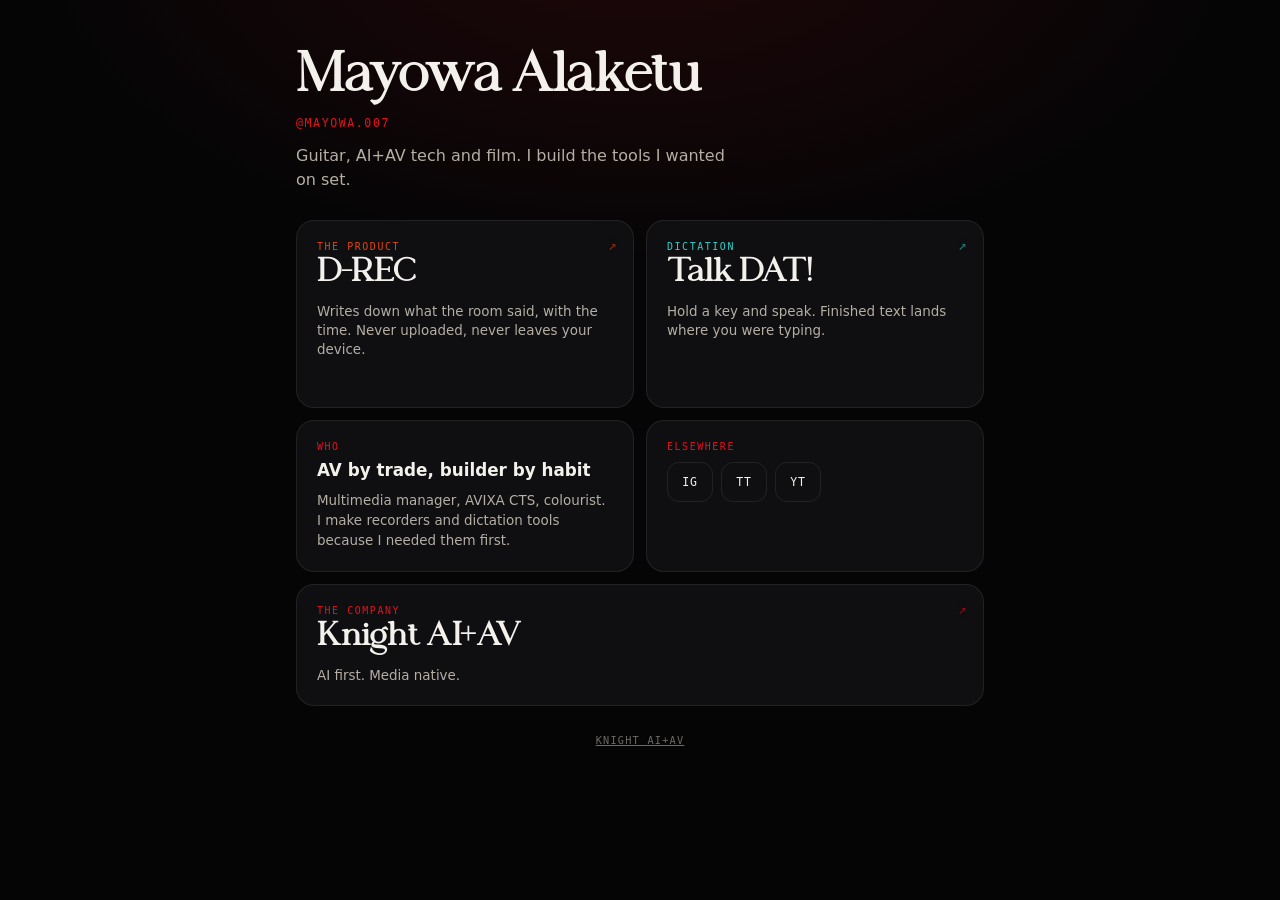
<file: index.html>
<!DOCTYPE html><html lang="en" style="--bg:#050506;--surface:#0f0f12;--ink:#f4f1ec;--dim:#b4aea4;--accent:#e4121c;--line:rgba(244, 241, 236, 0.08);--radius:18px"><head><meta charSet="utf-8"/><meta name="viewport" content="width=device-width, initial-scale=1"/><link rel="stylesheet" href="/_next/static/chunks/0slfkf7fid82t.css" data-precedence="next"/><link rel="preload" as="script" fetchPriority="low" href="/_next/static/chunks/3l04zcqx63h3y.js"/><script src="/_next/static/chunks/41qfcvra0dvw4.js" async=""></script><script src="/_next/static/chunks/0bma92pht_c97.js" async=""></script><script src="/_next/static/chunks/turbopack-0cc54x3beagn9.js" async=""></script><script src="/_next/static/chunks/3fntmmi971322.js" async=""></script><meta name="theme-color" content="#050506"/><meta name="color-scheme" content="dark"/><title>Mayowa Alaketu — Knight AI+AV</title><meta name="description" content="Guitar, AI+AV tech and film. Founder of Knight AI+AV. Maker of D-REC and Talk DAT!"/><meta name="robots" content="index, follow"/><meta property="og:title" content="Mayowa Alaketu — Knight AI+AV"/><meta property="og:description" content="Guitar, AI+AV tech and film. Founder of Knight AI+AV. Maker of D-REC and Talk DAT!"/><meta property="og:type" content="profile"/><meta name="twitter:card" content="summary"/><meta name="twitter:title" content="Mayowa Alaketu — Knight AI+AV"/><meta name="twitter:description" content="Guitar, AI+AV tech and film. Founder of Knight AI+AV. Maker of D-REC and Talk DAT!"/><script src="/_next/static/chunks/0cz1d0mv5g_q7.js" noModule=""></script></head><body><div hidden=""><!--$--><!--/$--></div><main class="page"><header class="hero"><h1 class="hero__name">Mayowa Alaketu</h1><p class="hero__handle">@mayowa.007</p><p class="hero__tagline">Guitar, AI+AV tech and film. I build the tools I wanted on set.</p></header><div class="bento"><a class="block" style="--span-m:2;--span-d:2;--rows-m:1;--rows-d:2;--delay:0ms;--block-accent:#e2440e" href="https://drec.live/" target="_blank" rel="noopener noreferrer"><span class="block__arrow" aria-hidden="true">↗</span><span class="block__top"><p class="block__label">The product</p><h2 class="block__title">D-REC</h2></span><p class="block__sub">Writes down what the room said, with the time. Never uploaded, never leaves your device.</p></a><a class="block" style="--span-m:2;--span-d:2;--rows-m:1;--rows-d:2;--delay:60ms;--block-accent:#2fd0c9" href="https://www.talkdat.app/" target="_blank" rel="noopener noreferrer"><span class="block__arrow" aria-hidden="true">↗</span><span class="block__top"><p class="block__label">Dictation</p><h2 class="block__title">Talk DAT!</h2></span><p class="block__sub">Hold a key and speak. Finished text lands where you were typing.</p></a><div class="block" style="--span-m:2;--span-d:2;--rows-m:1;--rows-d:1;--delay:120ms"><span class="block__top"><p class="block__label">Who</p><h2 class="block__heading">AV by trade, builder by habit</h2></span><p class="block__body">Multimedia manager, AVIXA CTS, colourist. I make recorders and dictation tools because I needed them first.</p></div><div class="block" style="--span-m:2;--span-d:2;--rows-m:1;--rows-d:1;--delay:180ms"><p class="block__label">Elsewhere</p><div class="socials"><a class="social" href="https://www.instagram.com/mayowa.007/" aria-label="Instagram" target="_blank" rel="noopener noreferrer">IG</a><a class="social" href="https://www.tiktok.com/@knight.ai.av" aria-label="TikTok" target="_blank" rel="noopener noreferrer">TT</a><a class="social" href="https://www.youtube.com/@KnightAIAV" aria-label="YouTube" target="_blank" rel="noopener noreferrer">YT</a></div></div><a class="block" style="--span-m:2;--span-d:4;--rows-m:1;--rows-d:1;--delay:240ms" href="https://knightaiav.com/" target="_blank" rel="noopener noreferrer"><span class="block__arrow" aria-hidden="true">↗</span><span class="block__top"><p class="block__label">The company</p><h2 class="block__title">Knight AI+AV</h2></span><p class="block__sub">AI first. Media native.</p></a></div><p class="foot"><a href="https://knightaiav.com/">Knight AI+AV</a></p></main><!--$--><!--/$--><script src="/_next/static/chunks/3l04zcqx63h3y.js" id="_R_" async=""></script><script>(self.__next_f=self.__next_f||[]).push([0])</script><script>self.__next_f.push([1,"1:\"$Sreact.fragment\"\n2:I[39756,[\"/_next/static/chunks/3fntmmi971322.js\"],\"default\"]\n3:I[37457,[\"/_next/static/chunks/3fntmmi971322.js\"],\"default\"]\na:I[68027,[\"/_next/static/chunks/3fntmmi971322.js\"],\"default\",1]\n:HL[\"/_next/static/chunks/0slfkf7fid82t.css\",\"style\"]\n0:{\"P\":null,\"c\":[\"\",\"\"],\"q\":\"\",\"i\":false,\"f\":[[[\"\",{\"children\":[\"__PAGE__\",{},\"$undefined\",\"$undefined\",4608]},\"$undefined\",\"$undefined\",4624],[[\"$\",\"$1\",\"c\",{\"children\":[[[\"$\",\"link\",\"0\",{\"rel\":\"stylesheet\",\"href\":\"/_next/static/chunks/0slfkf7fid82t.css\",\"precedence\":\"next\",\"crossOrigin\":\"$undefined\",\"nonce\":\"$undefined\"}],[\"$\",\"script\",\"script-0\",{\"src\":\"/_next/static/chunks/3fntmmi971322.js\",\"async\":true,\"nonce\":\"$undefined\"}]],[\"$\",\"html\",null,{\"lang\":\"en\",\"style\":{\"--bg\":\"#050506\",\"--surface\":\"#0f0f12\",\"--ink\":\"#f4f1ec\",\"--dim\":\"#b4aea4\",\"--accent\":\"#e4121c\",\"--line\":\"rgba(244, 241, 236, 0.08)\",\"--radius\":\"18px\"},\"children\":[\"$\",\"body\",null,{\"children\":[\"$\",\"$L2\",null,{\"parallelRouterKey\":\"children\",\"error\":\"$undefined\",\"errorStyles\":\"$undefined\",\"errorScripts\":\"$undefined\",\"template\":[\"$\",\"$L3\",null,{}],\"templateStyles\":\"$undefined\",\"templateScripts\":\"$undefined\",\"notFound\":[[[\"$\",\"title\",null,{\"children\":\"404: This page could not be found.\"}],[\"$\",\"div\",null,{\"style\":{\"fontFamily\":\"system-ui,\\\"Segoe UI\\\",Roboto,Helvetica,Arial,sans-serif,\\\"Apple Color Emoji\\\",\\\"Segoe UI Emoji\\\"\",\"height\":\"100vh\",\"textAlign\":\"center\",\"display\":\"flex\",\"flexDirection\":\"column\",\"alignItems\":\"center\",\"justifyContent\":\"center\"},\"children\":[\"$\",\"div\",null,{\"children\":[[\"$\",\"style\",null,{\"dangerouslySetInnerHTML\":{\"__html\":\"body{color:#000;background:#fff;margin:0}.next-error-h1{border-right:1px solid rgba(0,0,0,.3)}@media (prefers-color-scheme:dark){body{color:#fff;background:#000}.next-error-h1{border-right:1px solid rgba(255,255,255,.3)}}\"}}],[\"$\",\"h1\",null,{\"className\":\"next-error-h1\",\"style\":{\"display\":\"inline-block\",\"margin\":\"0 20px 0 0\",\"padding\":\"0 23px 0 0\",\"fontSize\":24,\"fontWeight\":500,\"verticalAlign\":\"top\",\"lineHeight\":\"49px\"},\"children\":404}],[\"$\",\"div\",null,{\"style\":{\"display\":\"inline-block\"},\"children\":[\"$\",\"h2\",null,{\"style\":{\"fontSize\":14,\"fontWeight\":400,\"lineHeight\":\"49px\",\"margin\":0},\"children\":\"This page could not be found.\"}]}]]}]}]],[]],\"forbidden\":\"$undefined\",\"unauthorized\":\"$undefined\"}]}]}]]}],{\"children\":[[\"$\",\"$1\",\"c\",{\"children\":[[\"$\",\"main\",null,{\"className\":\"page\",\"children\":[[\"$\",\"header\",null,{\"className\":\"hero\",\"children\":[[\"$\",\"h1\",null,{\"className\":\"hero__name\",\"children\":\"Mayowa Alaketu\"}],[\"$\",\"p\",null,{\"className\":\"hero__handle\",\"children\":\"@mayowa.007\"}],[\"$\",\"p\",null,{\"className\":\"hero__tagline\",\"children\":\"Guitar, AI+AV tech and film. I build the tools I wanted on set.\"}]]}],[\"$\",\"div\",null,{\"className\":\"bento\",\"children\":[[\"$\",\"a\",\"drec\",{\"className\":\"block\",\"style\":{\"--span-m\":\"2\",\"--span-d\":\"2\",\"--rows-m\":\"1\",\"--rows-d\":\"2\",\"--delay\":\"0ms\",\"--block-accent\":\"#e2440e\"},\"href\":\"https://drec.live/\",\"target\":\"_blank\",\"rel\":\"noopener noreferrer\",\"children\":[[\"$\",\"span\",null,{\"className\":\"block__arrow\",\"aria-hidden\":\"true\",\"children\":\"↗\"}],[\"$\",\"span\",null,{\"className\":\"block__top\",\"children\":[[\"$\",\"p\",null,{\"className\":\"block__label\",\"children\":\"The product\"}],[\"$\",\"h2\",null,{\"className\":\"block__title\",\"children\":\"D-REC\"}]]}],[\"$\",\"p\",null,{\"className\":\"block__sub\",\"children\":\"Writes down what the room said, with the time. Never uploaded, never leaves your device.\"}]]}],[\"$\",\"a\",\"talkdat\",{\"className\":\"block\",\"style\":{\"--span-m\":\"2\",\"--span-d\":\"2\",\"--rows-m\":\"1\",\"--rows-d\":\"2\",\"--delay\":\"60ms\",\"--block-accent\":\"#2fd0c9\"},\"href\":\"https://www.talkdat.app/\",\"target\":\"_blank\",\"rel\":\"noopener noreferrer\",\"children\":[[\"$\",\"span\",null,{\"className\":\"block__arrow\",\"aria-hidden\":\"true\",\"children\":\"↗\"}],[\"$\",\"span\",null,{\"className\":\"block__top\",\"children\":[[\"$\",\"p\",null,{\"className\":\"block__label\",\"children\":\"Dictation\"}],[\"$\",\"h2\",null,{\"className\":\"block__title\",\"children\":\"Talk DAT!\"}]]}],[\"$\",\"p\",null,{\"className\":\"block__sub\",\"children\":\"Hold a key and speak. Finished text lands where you were typing.\"}]]}],[\"$\",\"div\",\"who\",{\"className\":\"block\",\"style\":{\"--span-m\":\"2\",\"--span-d\":\"2\",\"--rows-m\":\"1\",\"--rows-d\":\"1\",\"--delay\":\"120ms\"},\"children\":[[\"$\",\"span\",null,{\"className\":\"block__top\",\"children\":[[\"$\",\"p\",null,{\"className\":\"block__label\",\"children\":\"Who\"}],[\"$\",\"h2\",null,{\"className\":\"block__heading\",\"children\":\"AV by trade, builder by habit\"}]]}],[\"$\",\"p\",null,{\"className\":\"block__body\",\"children\":\"Multimedia manager, AVIXA CTS, colourist. I make recorders and dictation tools because I needed them first.\"}]]}],[\"$\",\"div\",\"social\",{\"className\":\"block\",\"style\":{\"--span-m\":\"2\",\"--span-d\":\"2\",\"--rows-m\":\"1\",\"--rows-d\":\"1\",\"--delay\":\"180ms\"},\"children\":[[\"$\",\"p\",null,{\"className\":\"block__label\",\"children\":\"Elsewhere\"}],[\"$\",\"div\",null,{\"className\":\"socials\",\"children\":[[\"$\",\"a\",\"https://www.instagram.com/mayowa.007/\",{\"className\":\"social\",\"href\":\"https://www.instagram.com/mayowa.007/\",\"aria-label\":\"Instagram\",\"target\":\"_blank\",\"rel\":\"noopener noreferrer\",\"children\":\"IG\"}],\"$L4\",\"$L5\"]}]]}],\"$L6\"]}],\"$L7\"]}],null,\"$L8\"]}],{},null,false,null]},null,false,null],\"$L9\",false]],\"m\":\"$undefined\",\"G\":[\"$a\",[\"$Lb\"]],\"S\":true,\"h\":null,\"r\":\"$undefined\",\"s\":\"$undefined\",\"a\":\"$undefined\",\"l\":\"$undefined\",\"p\":\"$undefined\",\"d\":\"$undefined\",\"b\":\"E_Rg6ZEMOnyHyNhlJeN4F\"}\nc:I[97367,[\"/_next/static/chunks/3fntmmi971322.js\"],\"OutletBoundary\"]\nd:\"$Sreact.suspense\"\nf:I[97367,[\"/_next/static/chunks/3fntmmi971322.js\"],\"ViewportBoundary\"]\n11:I[97367,[\"/_next/static/chunks/3fntmmi971322.js\"],\"MetadataBoundary\"]\n4:[\"$\",\"a\",\"https://www.tiktok.com/@knight.ai.av\",{\"className\":\"social\",\"href\":\"https://www.tiktok.com/@knight.ai.av\",\"aria-label\":\"TikTok\",\"target\":\"_blank\",\"rel\":\"noopener noreferrer\",\"children\":\"TT\"}]\n5:[\"$\",\"a\",\"https://www.youtube.com/@KnightAIAV\",{\"className\":\"social\",\"href\":\"https://www.youtube.com/@KnightAIAV\",\"aria-label\":\"YouTube\",\"target\":\"_blank\",\"rel\":\"noopener noreferrer\",\"children\":\"YT\"}]\n6:[\"$\",\"a\",\"knight\",{\"className\":\"block\",\"style\":{\"--span-m\":\"2\",\"--span-d\":\"4\",\"--rows-m\":\"1\",\"--rows-d\":\"1\",\"--delay\":\"240ms\"},\"href\":\"https://knightaiav.com/\",\"target\":\"_blank\",\"rel\":\"noopener noreferrer\",\"children\":[[\"$\",\"span\",null,{\"className\":\"block__arrow\",\"aria-hidden\":\"true\",\"children\":\"↗\"}],[\"$\",\"span\",null,{\"className\":\"block__top\",\"children\":[[\"$\",\"p\",null,{\"className\":\"block__label\",\"children\":\"The company\"}],[\"$\",\"h2\",null,{\"className\":\"block__title\",\"children\":\"Knight AI+AV\"}]]}],[\"$\",\"p\",null,{\"className\":\"block__sub\",\"children\":\"AI first. Media native.\"}]]}]\n7:[\"$\",\"p\",null,{\"className\":\"foot\",\"children\":[\"$\",\"a\",null,{\"href\":\"https://knightaiav.com/\",\"children\":\"Knight AI+AV\"}]}]\n8:[\"$\",\"$Lc\",null,{\"children\":[\"$\",\"$d\",null,{\"name\":\"Next.MetadataOutlet\",\"children\":\"$@e\"}]}]\n9:[\"$\",\"$1\",\"h\",{\"children\":[null,[\"$\",\"$Lf\",null,{\"children\":\"$L10\"}],[\"$\",\"div\",null,{\"hidden\":true,\"children\":[\"$\",\"$L11\",null,{\"children\":[\"$\",\"$d\",null,{\"name\":\"Next.Metadata\",\"children\":\"$L12\"}]}]}],null]}]\nb:[\"$\",\"link\",\"0\",{\"rel\":\"stylesheet\",\"href\":\"/_next/static/chunks/0slfkf7fid82t.css\",\"precedence\":\"next\",\"crossOrigin\":\"$undefined\",\"nonce\":\"$undefined\"}]\n10:[[\"$\",\"meta\",\"0\",{\"charSet\":\"utf-8\"}],[\"$\",\"meta\",\"1\",{\"name\":\"viewport\",\"content\":\"width=device-width, initial-scale=1\"}],[\"$\",\"meta\",\"2\",{\"name\":\"theme-color\",\"content\":\"#050506\"}],[\"$\",\"meta\",\"3\",{\"name\":\"color-scheme\",\"content\":\"dark\"}]]\ne:null\n12:[[\"$\",\"title\",\"0\",{\"children\":\"Mayowa Alaketu — Knight AI+AV\"}],[\"$\",\"meta\",\"1\",{\"name\":\"description\",\"content\":\"Guitar, AI+AV tech and film. Founder of Knight AI+AV. Maker of D-REC and Talk DAT!\"}],[\"$\",\"meta\",\"2\",{\"name\":\"robots\",\"content\":\"index, follow\"}],[\"$\",\"meta\",\"3\",{\"property\":\"og:title\",\"content\":\"Mayowa Alaketu — Knight AI+AV\"}],[\"$\",\"meta\",\"4\",{\"property\":\"og:description\",\"content\":\"Guitar, AI+AV tech and film. Founder of Knight AI+AV. Maker of D-REC and Talk DAT!\"}],[\"$\",\"meta\",\"5\",{\"property\":\"og:type\",\"content\":\"profile\"}],[\"$\",\"meta\",\"6\",{\"name\":\"twitter:card\",\"content\":\"summary\"}],[\"$\",\"meta\",\"7\",{\"name\":\"twitter:title\",\"content\":\"Mayowa Alaketu — Knight AI+AV\"}],[\"$\",\"meta\",\"8\",{\"name\":\"twitter:description\",\"content\":\"Guitar, AI+AV tech and film. Founder of Knight AI+AV. Maker of D-REC and Talk DAT!\"}]]\n"])</script></body></html>
</file>
<file: _next/static/chunks/0slfkf7fid82t.css>
@font-face{font-family:KnightAIAV;src:url(/fonts/KnightAIAV.woff2)format("woff2");font-display:swap;font-weight:400}@font-face{font-family:KnightSmoothie;src:url(/fonts/KnightSmoothie.woff2)format("woff2");font-display:swap;font-weight:400}:root{--sans:ui-sans-serif, system-ui, -apple-system, "Segoe UI", Inter, sans-serif;--mono:ui-monospace, "SF Mono", "JetBrains Mono", Menlo, monospace;--display:"KnightAIAV", var(--sans);--gap:12px;--cell:88px;--pad:16px;--max:720px}*,:before,:after{box-sizing:border-box}html,body{margin:0;padding:0}body{background:var(--bg);color:var(--ink);font-family:var(--sans);-webkit-font-smoothing:antialiased;text-rendering:optimizelegibility;background-image:radial-gradient(900px 520px at 50% -10%, color-mix(in srgb, var(--accent) 12%, transparent), transparent 70%);background-repeat:no-repeat;background-attachment:fixed;min-height:100dvh}.page{width:100%;max-width:var(--max);padding:56px var(--pad) 72px;margin:0 auto}.hero{margin-bottom:28px}.hero__name{font-family:var(--display);letter-spacing:-.01em;margin:0 0 10px;font-size:clamp(2rem,9vw,3.1rem);line-height:1}.hero__handle{font-family:var(--mono);letter-spacing:.14em;text-transform:uppercase;color:var(--accent);margin:0 0 14px;font-size:.72rem}.hero__tagline{color:var(--dim);max-width:44ch;margin:0;font-size:1rem;line-height:1.5}.bento{grid-template-columns:repeat(2,minmax(0,1fr));grid-auto-rows:minmax(var(--cell), auto);gap:var(--gap);display:grid}@media (min-width:720px){.bento{grid-template-columns:repeat(4,minmax(0,1fr))}}.block{grid-column:span var(--span-m);grid-row:span var(--rows-m);background:var(--surface);border:1px solid var(--line);border-radius:var(--radius);color:inherit;isolation:isolate;flex-direction:column;gap:10px;padding:16px;text-decoration:none;display:flex;position:relative;overflow:hidden}@media (min-width:720px){.block{grid-column:span var(--span-d);grid-row:span var(--rows-d);padding:20px}}a.block{transition:transform .26s cubic-bezier(.2,0,.2,1),border-color .26s,background-color .26s}a.block:hover{border-color:color-mix(in srgb, var(--block-accent,var(--accent)) 38%, var(--line));background:color-mix(in srgb, var(--block-accent,var(--accent)) 5%, var(--surface));transform:translateY(-2px)}a.block:focus-visible{outline:2px solid var(--block-accent,var(--accent));outline-offset:3px}.block__label{font-family:var(--mono);letter-spacing:.16em;text-transform:uppercase;color:var(--block-accent,var(--accent));margin:0;font-size:.62rem}.block__title{font-family:var(--display);letter-spacing:-.01em;margin:0;font-size:clamp(1.35rem,4.6vw,1.9rem);line-height:1.05}.block__sub{color:var(--dim);margin:0;font-size:.84rem;line-height:1.45}.block__heading{margin:0;font-size:1.05rem;font-weight:600;line-height:1.25}.block__body{color:var(--dim);margin:0;font-size:.84rem;line-height:1.5}.block__top,.block__bottom{flex-direction:column;gap:8px;display:flex}.block__arrow{font-family:var(--mono);color:var(--block-accent,var(--accent));opacity:.55;font-size:.9rem;transition:transform .26s cubic-bezier(.2,0,.2,1),opacity .26s;position:absolute;top:16px;right:16px}a.block:hover .block__arrow{opacity:1;transform:translate(2px,-2px)}.socials{flex-wrap:wrap;gap:8px;display:flex}.social{border:1px solid var(--line);min-width:46px;height:40px;font-family:var(--mono);letter-spacing:.08em;color:var(--ink);border-radius:12px;justify-content:center;align-items:center;padding:0 12px;font-size:.72rem;text-decoration:none;transition:border-color .2s,color .2s,transform .2s;display:inline-flex}.social:hover{color:var(--accent);border-color:color-mix(in srgb, var(--accent) 45%, var(--line));transform:translateY(-1px)}.social:focus-visible{outline:2px solid var(--accent);outline-offset:3px}.block--media{padding:0}.block__media{object-fit:cover;z-index:-1;width:100%;height:100%;position:absolute;inset:0}.block__caption{font-family:var(--mono);letter-spacing:.1em;text-transform:uppercase;background:linear-gradient(#0000,#050506d9);margin-top:auto;padding:16px;font-size:.68rem;position:relative}.foot{font-family:var(--mono);letter-spacing:.12em;text-transform:uppercase;color:var(--dim);opacity:.6;text-align:center;margin-top:28px;font-size:.64rem}.foot a{color:inherit}@keyframes rise{0%{opacity:0;transform:translateY(10px)}to{opacity:1;transform:none}}.block,.hero{animation:.52s cubic-bezier(.2,0,.2,1) both rise;animation-delay:var(--delay,0s)}@media (prefers-reduced-motion:reduce){*,:before,:after{transition-duration:.001ms!important;animation-duration:.001ms!important;animation-delay:0s!important}a.block:hover{transform:none}}
</file>
